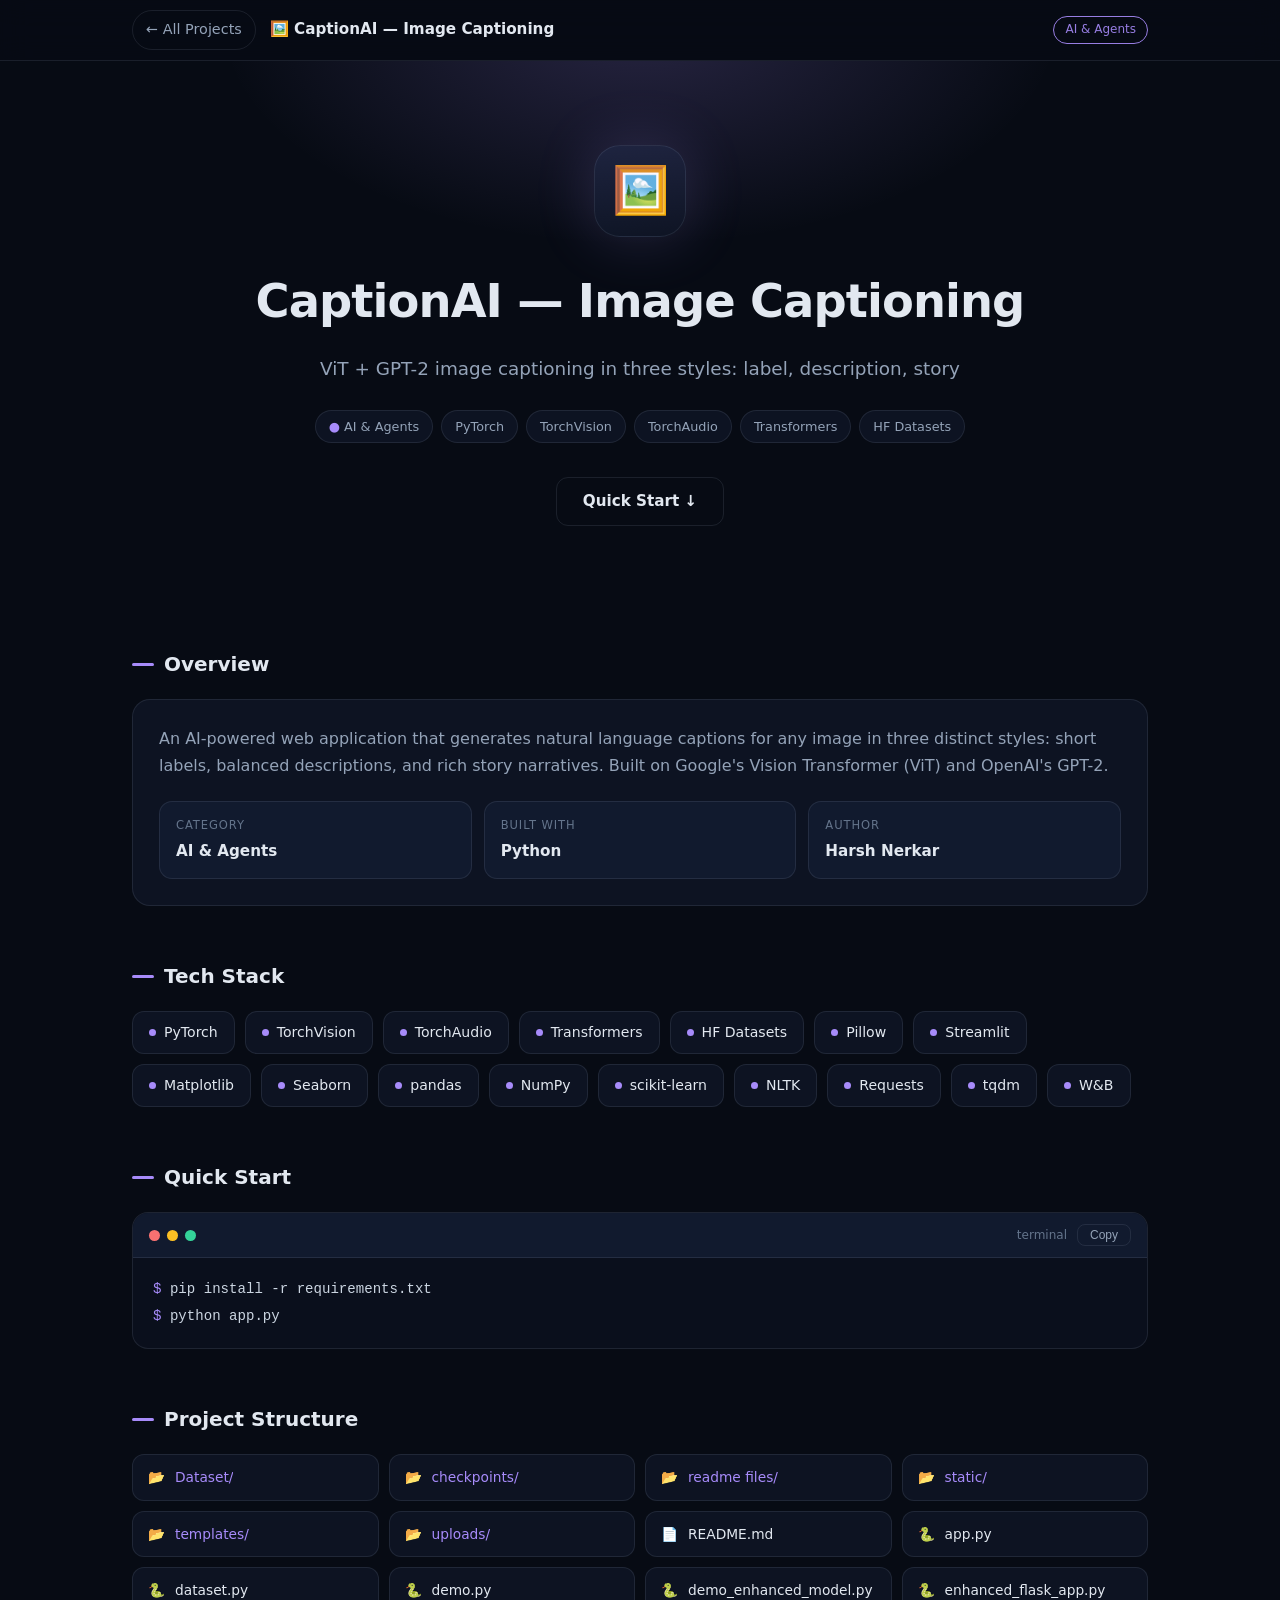
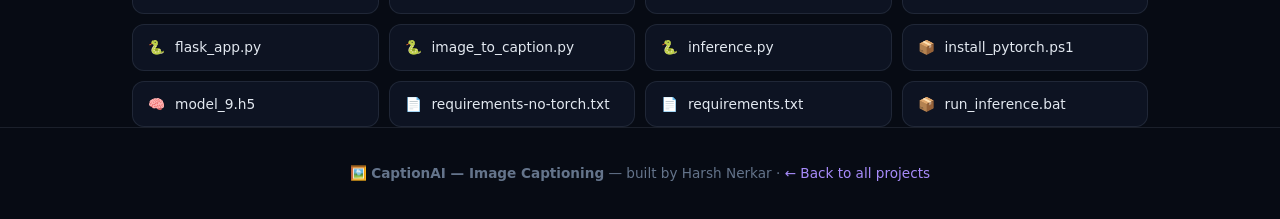
<file: index.html>
<!DOCTYPE html>
<!-- generated-showcase -->
<html lang="en">
<head>
<meta charset="UTF-8">
<meta name="viewport" content="width=device-width, initial-scale=1.0">
<meta name="description" content="ViT + GPT-2 image captioning in three styles: label, description, story">
<title>CaptionAI — Image Captioning · Harsh Nerkar</title>
<style>:root{--accent:#a78bfa;--accentglow:#a78bfa33}
*{margin:0;padding:0;box-sizing:border-box}
:root{--bg:#070b14;--panel:#0d1322;--panel2:#111a2e;--line:rgba(148,163,184,.14);
--txt:#e2e8f0;--dim:#94a3b8;--dimmer:#64748b}
html{scroll-behavior:smooth}
body{background:var(--bg);color:var(--txt);font-family:'Segoe UI',system-ui,-apple-system,Roboto,sans-serif;
line-height:1.65;overflow-x:hidden}
a{color:inherit;text-decoration:none}
.wrap{max-width:1060px;margin:0 auto;padding:0 22px}
nav{position:sticky;top:0;z-index:50;backdrop-filter:blur(14px);background:rgba(7,11,20,.8);
border-bottom:1px solid var(--line)}
nav .wrap{display:flex;align-items:center;gap:14px;height:60px}
.back{display:inline-flex;align-items:center;gap:7px;color:var(--dim);font-size:.9rem;
padding:7px 13px;border:1px solid var(--line);border-radius:99px;transition:.2s;white-space:nowrap}
.back:hover{color:var(--txt);border-color:var(--accent);transform:translateX(-2px)}
.navtitle{font-weight:600;font-size:.95rem;overflow:hidden;text-overflow:ellipsis;white-space:nowrap}
.navcat{margin-left:auto;font-size:.75rem;color:var(--accent);border:1px solid var(--accent);
padding:3px 11px;border-radius:99px;white-space:nowrap;opacity:.9}
header.hero{position:relative;padding:84px 0 64px;text-align:center;overflow:hidden}
.glow{position:absolute;inset:0;pointer-events:none;
background:radial-gradient(600px 320px at 50% -40px,var(--accentglow),transparent 70%)}
.badge-emoji{width:92px;height:92px;margin:0 auto 26px;display:flex;align-items:center;justify-content:center;
font-size:46px;border-radius:26px;background:linear-gradient(160deg,var(--panel2),var(--panel));
border:1px solid var(--line);box-shadow:0 0 60px var(--accentglow)}
h1{font-size:clamp(1.7rem,4.5vw,2.9rem);font-weight:700;letter-spacing:-.02em;margin-bottom:14px}
.tagline{color:var(--dim);font-size:clamp(1rem,2vw,1.15rem);max-width:640px;margin:0 auto 26px}
.chips{display:flex;flex-wrap:wrap;gap:8px;justify-content:center;margin-bottom:30px}
.chip{font-size:.8rem;color:var(--dim);border:1px solid var(--line);background:var(--panel);
padding:5px 13px;border-radius:99px}
.chip b{color:var(--accent);font-weight:600}
.cta{display:inline-flex;align-items:center;gap:8px;background:var(--accent);color:#0a0f1a;
font-weight:600;padding:11px 26px;border-radius:12px;font-size:.95rem;transition:.2s;margin:4px}
.cta:hover{transform:translateY(-2px);box-shadow:0 8px 30px var(--accentglow)}
.cta.ghost{background:transparent;color:var(--txt);border:1px solid var(--line)}
.cta.ghost:hover{border-color:var(--accent);box-shadow:none}
main{padding-bottom:70px}
section{margin-top:54px}
h2{font-size:1.25rem;font-weight:650;margin-bottom:18px;display:flex;align-items:center;gap:10px}
h2::before{content:"";width:22px;height:3px;border-radius:2px;background:var(--accent)}
.card{background:var(--panel);border:1px solid var(--line);border-radius:18px;padding:26px}
.desc{color:var(--dim);font-size:1rem}
.metagrid{display:grid;grid-template-columns:repeat(auto-fit,minmax(150px,1fr));gap:12px;margin-top:22px}
.meta{background:var(--panel2);border:1px solid var(--line);border-radius:13px;padding:14px 16px}
.meta .k{font-size:.72rem;text-transform:uppercase;letter-spacing:.08em;color:var(--dimmer);margin-bottom:4px}
.meta .v{font-weight:600;font-size:.95rem}
ul.feats{list-style:none;display:grid;grid-template-columns:repeat(auto-fit,minmax(280px,1fr));gap:12px}
ul.feats li{background:var(--panel);border:1px solid var(--line);border-radius:14px;padding:15px 18px;
color:var(--dim);font-size:.93rem;display:flex;gap:11px;transition:.2s}
ul.feats li:hover{border-color:var(--accent);transform:translateY(-2px)}
ul.feats li::before{content:"✦";color:var(--accent);flex:none;margin-top:1px}
.tech{display:flex;flex-wrap:wrap;gap:10px}
.tech span{display:inline-flex;align-items:center;gap:8px;background:var(--panel);border:1px solid var(--line);
padding:9px 16px;border-radius:12px;font-size:.88rem;transition:.2s}
.tech span:hover{border-color:var(--accent);transform:translateY(-2px)}
.tech i{width:7px;height:7px;border-radius:50%;background:var(--accent);font-style:normal}
.term{background:#0a0f1c;border:1px solid var(--line);border-radius:16px;overflow:hidden}
.term-bar{display:flex;align-items:center;gap:7px;padding:11px 16px;border-bottom:1px solid var(--line);
background:var(--panel2)}
.term-bar i{width:11px;height:11px;border-radius:50%;font-style:normal}
.term-bar i:nth-child(1){background:#f87171}.term-bar i:nth-child(2){background:#fbbf24}
.term-bar i:nth-child(3){background:#34d399}
.term-bar span{margin-left:auto;font-size:.75rem;color:var(--dimmer)}
.term pre{padding:18px 20px;overflow-x:auto;font-family:Consolas,'Cascadia Code',monospace;
font-size:.88rem;line-height:1.9;color:#cbd5e1}
.term .p{color:var(--accent);user-select:none}
.term .c{color:var(--dimmer)}
.copy{margin-left:10px;background:none;border:1px solid var(--line);color:var(--dim);border-radius:8px;
padding:3px 12px;font-size:.75rem;cursor:pointer;transition:.2s}
.copy:hover{color:var(--txt);border-color:var(--accent)}
.files{display:grid;grid-template-columns:repeat(auto-fill,minmax(230px,1fr));gap:10px}
.file{display:flex;align-items:center;gap:10px;background:var(--panel);border:1px solid var(--line);
border-radius:12px;padding:11px 15px;font-size:.86rem;color:var(--dim);overflow:hidden;transition:.2s}
.file:hover{border-color:var(--accent)}
.file b{font-weight:500;color:var(--txt);overflow:hidden;text-overflow:ellipsis;white-space:nowrap}
.file.dir b{color:var(--accent)}
footer{border-top:1px solid var(--line);padding:34px 0;text-align:center;color:var(--dimmer);font-size:.85rem}
footer a{color:var(--accent)}
.reveal{opacity:0;transform:translateY(18px);transition:opacity .6s ease,transform .6s ease}
.reveal.in{opacity:1;transform:none}
@media(max-width:640px){
 header.hero{padding:56px 0 44px}
 .navcat{display:none}
 .badge-emoji{width:74px;height:74px;font-size:38px;border-radius:20px}
 .card{padding:20px}
 ul.feats{grid-template-columns:1fr}
 .files{grid-template-columns:1fr 1fr}
}
@media(max-width:420px){.files{grid-template-columns:1fr}}
</style>
</head>
<body>
<nav><div class="wrap">
  <a class="back" href="../index.html">← All Projects</a>
  <span class="navtitle">🖼️ CaptionAI — Image Captioning</span>
  <span class="navcat">AI &amp; Agents</span>
</div></nav>

<header class="hero"><div class="glow"></div><div class="wrap">
  <div class="badge-emoji">🖼️</div>
  <h1>CaptionAI — Image Captioning</h1>
  <p class="tagline">ViT + GPT-2 image captioning in three styles: label, description, story</p>
  <div class="chips"><span class="chip"><b>●</b> AI &amp; Agents</span><span class='chip'>PyTorch</span><span class='chip'>TorchVision</span><span class='chip'>TorchAudio</span><span class='chip'>Transformers</span><span class='chip'>HF Datasets</span></div>
  <a class="cta ghost" href="#run">Quick Start ↓</a>
</div></header>

<main class="wrap">
  <section class="reveal"><h2>Overview</h2>
    <div class="card"><p class="desc">An AI-powered web application that generates natural language captions for any image in three distinct styles: short labels, balanced descriptions, and rich story narratives. Built on Google&#x27;s Vision Transformer (ViT) and OpenAI&#x27;s GPT-2.</p>
      <div class="metagrid">
        <div class="meta"><div class="k">Category</div><div class="v">AI &amp; Agents</div></div>
        <div class="meta"><div class="k">Built With</div><div class="v">Python</div></div>
        <div class="meta"><div class="k">Author</div><div class="v">Harsh Nerkar</div></div>
      </div>
    </div>
  </section>
  
  <section class="reveal"><h2>Tech Stack</h2><div class="tech"><span><i></i>PyTorch</span>
<span><i></i>TorchVision</span>
<span><i></i>TorchAudio</span>
<span><i></i>Transformers</span>
<span><i></i>HF Datasets</span>
<span><i></i>Pillow</span>
<span><i></i>Streamlit</span>
<span><i></i>Matplotlib</span>
<span><i></i>Seaborn</span>
<span><i></i>pandas</span>
<span><i></i>NumPy</span>
<span><i></i>scikit-learn</span>
<span><i></i>NLTK</span>
<span><i></i>Requests</span>
<span><i></i>tqdm</span>
<span><i></i>W&amp;B</span></div></section>
  <section id="run" class="reveal"><h2>Quick Start</h2>
    <div class="term">
      <div class="term-bar"><i></i><i></i><i></i><span>terminal<button class="copy" onclick="copyCmds(this)">Copy</button></span></div>
      <pre><span class="p">$</span> pip install -r requirements.txt
<span class="p">$</span> python app.py</pre>
    </div>
  </section>
  <section class="reveal"><h2>Project Structure</h2><div class="files"><div class="file dir">📂 <b>Dataset/</b></div>
<div class="file dir">📂 <b>checkpoints/</b></div>
<div class="file dir">📂 <b>readme files/</b></div>
<div class="file dir">📂 <b>static/</b></div>
<div class="file dir">📂 <b>templates/</b></div>
<div class="file dir">📂 <b>uploads/</b></div>
<div class="file">📄 <b>README.md</b></div>
<div class="file">🐍 <b>app.py</b></div>
<div class="file">🐍 <b>dataset.py</b></div>
<div class="file">🐍 <b>demo.py</b></div>
<div class="file">🐍 <b>demo_enhanced_model.py</b></div>
<div class="file">🐍 <b>enhanced_flask_app.py</b></div>
<div class="file">🐍 <b>flask_app.py</b></div>
<div class="file">🐍 <b>image_to_caption.py</b></div>
<div class="file">🐍 <b>inference.py</b></div>
<div class="file">📦 <b>install_pytorch.ps1</b></div>
<div class="file">🧠 <b>model_9.h5</b></div>
<div class="file">📄 <b>requirements-no-torch.txt</b></div>
<div class="file">📄 <b>requirements.txt</b></div>
<div class="file">📦 <b>run_inference.bat</b></div></div></section>
</main>

<footer><div class="wrap">
  🖼️ <b>CaptionAI — Image Captioning</b> — built by Harsh Nerkar · <a href="../index.html">← Back to all projects</a>
</div></footer>
<script>
const io=new IntersectionObserver(es=>es.forEach(e=>{if(e.isIntersecting){e.target.classList.add('in');io.unobserve(e.target)}}),{threshold:.08});
document.querySelectorAll('.reveal').forEach(el=>io.observe(el));
function copyCmds(btn){
  const txt=btn.closest('.term').querySelector('pre').innerText.replace(/^\$\s?/gm,'');
  const done=()=>{btn.textContent='Copied!';setTimeout(()=>btn.textContent='Copy',1600)};
  if(navigator.clipboard&&navigator.clipboard.writeText){navigator.clipboard.writeText(txt).then(done).catch(done)}
  else{const t=document.createElement('textarea');t.value=txt;document.body.appendChild(t);t.select();
  try{document.execCommand('copy')}catch(e){}document.body.removeChild(t);done()}
}
</script>
</body>
</html>
</file>
